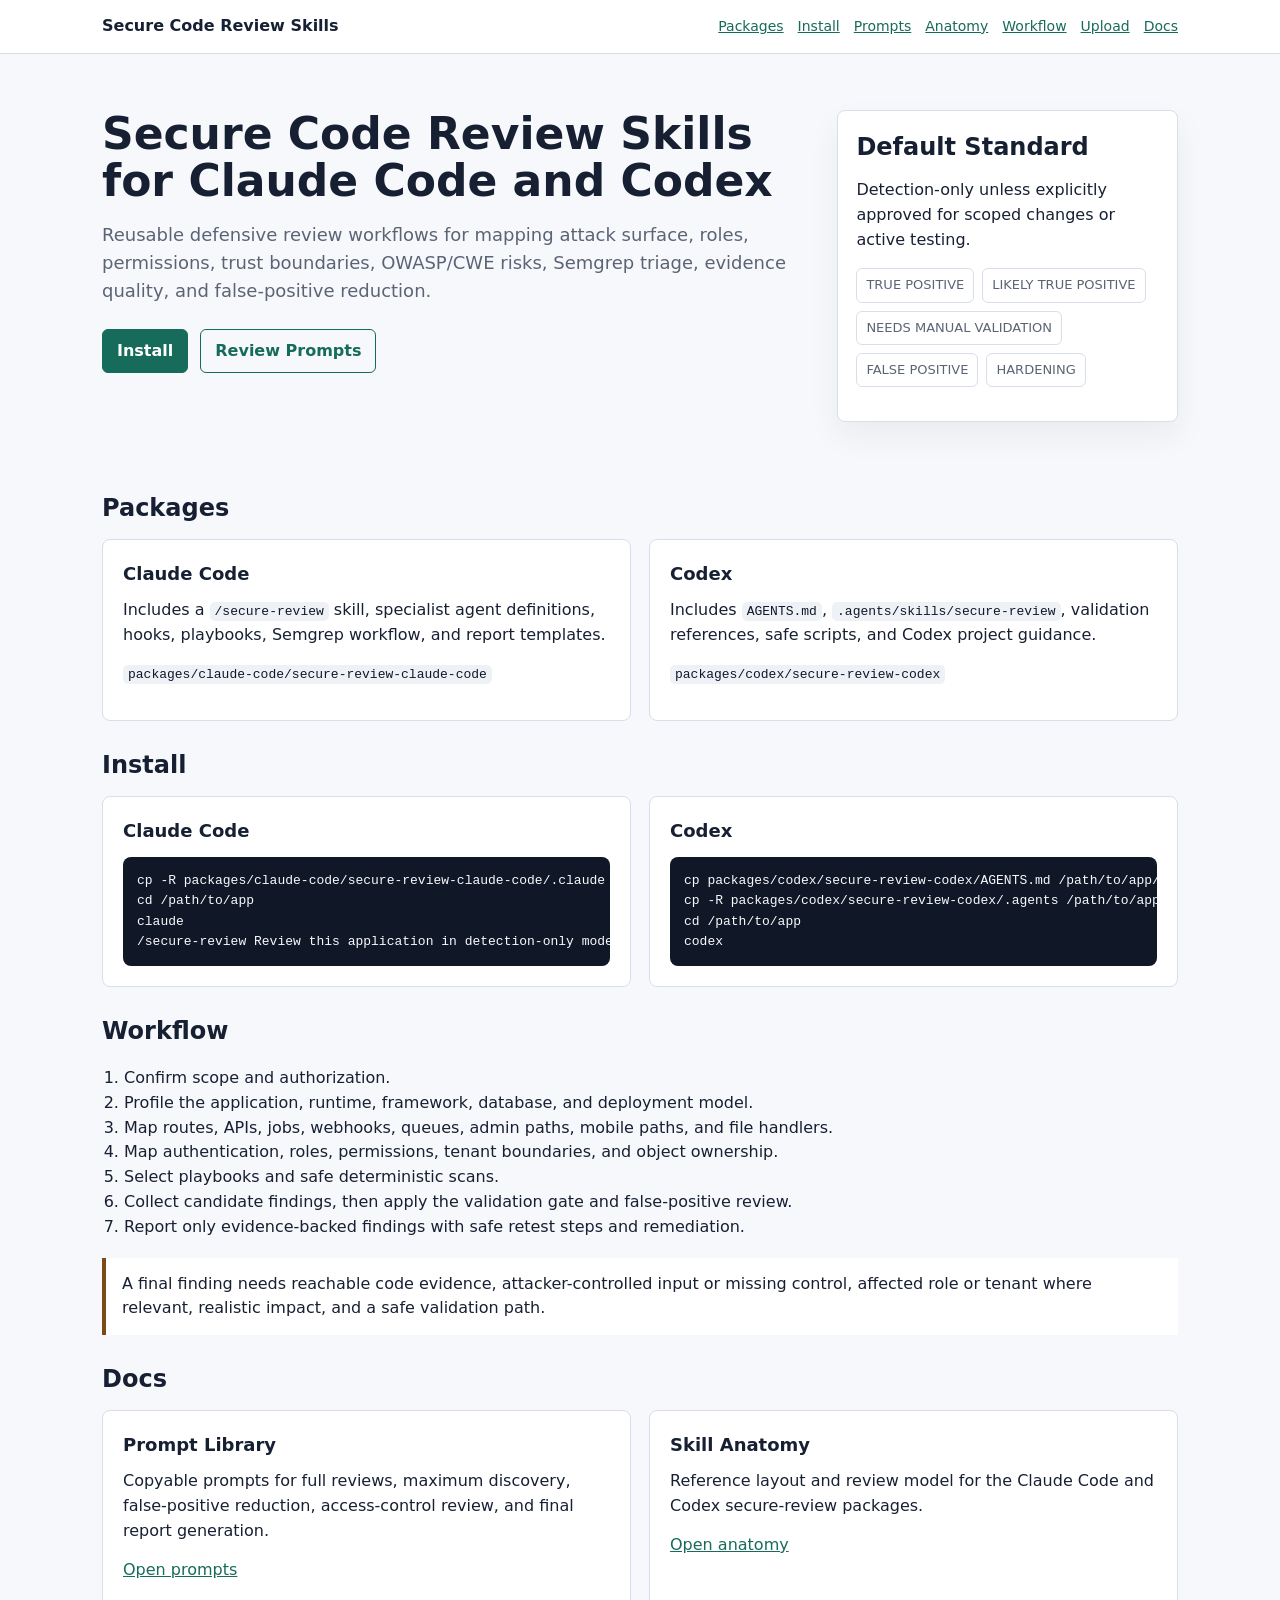
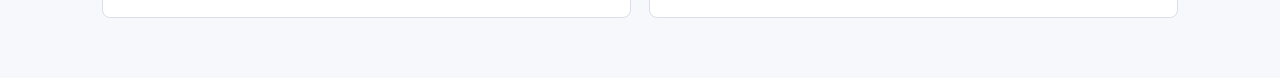
<file: docs/index.html>
<!doctype html>
<html lang="en">
<head>
  <meta charset="utf-8">
  <meta name="viewport" content="width=device-width, initial-scale=1">
  <title>Secure Code Review Skills</title>
  <meta name="description" content="Claude Code and Codex skill packages for authorized defensive secure code review.">
  <link rel="stylesheet" href="assets/styles.css">
</head>
<body>
  <header class="topbar">
    <nav class="nav" aria-label="Main navigation">
      <div class="brand">Secure Code Review Skills</div>
      <div class="links">
        <a href="#packages">Packages</a>
        <a href="#install">Install</a>
        <a href="prompts.html">Prompts</a>
        <a href="anatomy.html">Anatomy</a>
        <a href="#workflow">Workflow</a>
        <a href="github-upload.md">Upload</a>
        <a href="installation.md">Docs</a>
      </div>
    </nav>
  </header>

  <section class="hero">
    <div>
      <h1>Secure Code Review Skills for Claude Code and Codex</h1>
      <p class="lede">Reusable defensive review workflows for mapping attack surface, roles, permissions, trust boundaries, OWASP/CWE risks, Semgrep triage, evidence quality, and false-positive reduction.</p>
      <div class="actions">
        <a class="button" href="#install">Install</a>
        <a class="button secondary" href="prompts.html">Review Prompts</a>
      </div>
    </div>
    <aside class="panel" aria-label="Review standard">
      <h2>Default Standard</h2>
      <p>Detection-only unless explicitly approved for scoped changes or active testing.</p>
      <ul class="status-list">
        <li>TRUE POSITIVE</li>
        <li>LIKELY TRUE POSITIVE</li>
        <li>NEEDS MANUAL VALIDATION</li>
        <li>FALSE POSITIVE</li>
        <li>HARDENING</li>
      </ul>
    </aside>
  </section>

  <main class="main">
    <section id="packages" class="section">
      <h2>Packages</h2>
      <div class="grid">
        <article class="package">
          <h3>Claude Code</h3>
          <p>Includes a <code>/secure-review</code> skill, specialist agent definitions, hooks, playbooks, Semgrep workflow, and report templates.</p>
          <p><code>packages/claude-code/secure-review-claude-code</code></p>
        </article>
        <article class="package">
          <h3>Codex</h3>
          <p>Includes <code>AGENTS.md</code>, <code>.agents/skills/secure-review</code>, validation references, safe scripts, and Codex project guidance.</p>
          <p><code>packages/codex/secure-review-codex</code></p>
        </article>
      </div>
    </section>

    <section id="install" class="section">
      <h2>Install</h2>
      <div class="grid">
        <article class="package">
          <h3>Claude Code</h3>
          <pre><code>cp -R packages/claude-code/secure-review-claude-code/.claude /path/to/app/.claude
cd /path/to/app
claude
/secure-review Review this application in detection-only mode.</code></pre>
        </article>
        <article class="package">
          <h3>Codex</h3>
          <pre><code>cp packages/codex/secure-review-codex/AGENTS.md /path/to/app/AGENTS.md
cp -R packages/codex/secure-review-codex/.agents /path/to/app/.agents
cd /path/to/app
codex</code></pre>
        </article>
      </div>
    </section>

    <section id="workflow" class="section">
      <h2>Workflow</h2>
      <ol>
        <li>Confirm scope and authorization.</li>
        <li>Profile the application, runtime, framework, database, and deployment model.</li>
        <li>Map routes, APIs, jobs, webhooks, queues, admin paths, mobile paths, and file handlers.</li>
        <li>Map authentication, roles, permissions, tenant boundaries, and object ownership.</li>
        <li>Select playbooks and safe deterministic scans.</li>
        <li>Collect candidate findings, then apply the validation gate and false-positive review.</li>
        <li>Report only evidence-backed findings with safe retest steps and remediation.</li>
      </ol>
      <div class="callout">
        A final finding needs reachable code evidence, attacker-controlled input or missing control, affected role or tenant where relevant, realistic impact, and a safe validation path.
      </div>
    </section>
    <section id="docs" class="section">
      <h2>Docs</h2>
      <div class="grid">
        <article class="package">
          <h3>Prompt Library</h3>
          <p>Copyable prompts for full reviews, maximum discovery, false-positive reduction, access-control review, and final report generation.</p>
          <p><a href="prompts.html">Open prompts</a></p>
        </article>
        <article class="package">
          <h3>Skill Anatomy</h3>
          <p>Reference layout and review model for the Claude Code and Codex secure-review packages.</p>
          <p><a href="anatomy.html">Open anatomy</a></p>
        </article>
      </div>
    </section>
  </main>
</body>
</html>
</file>
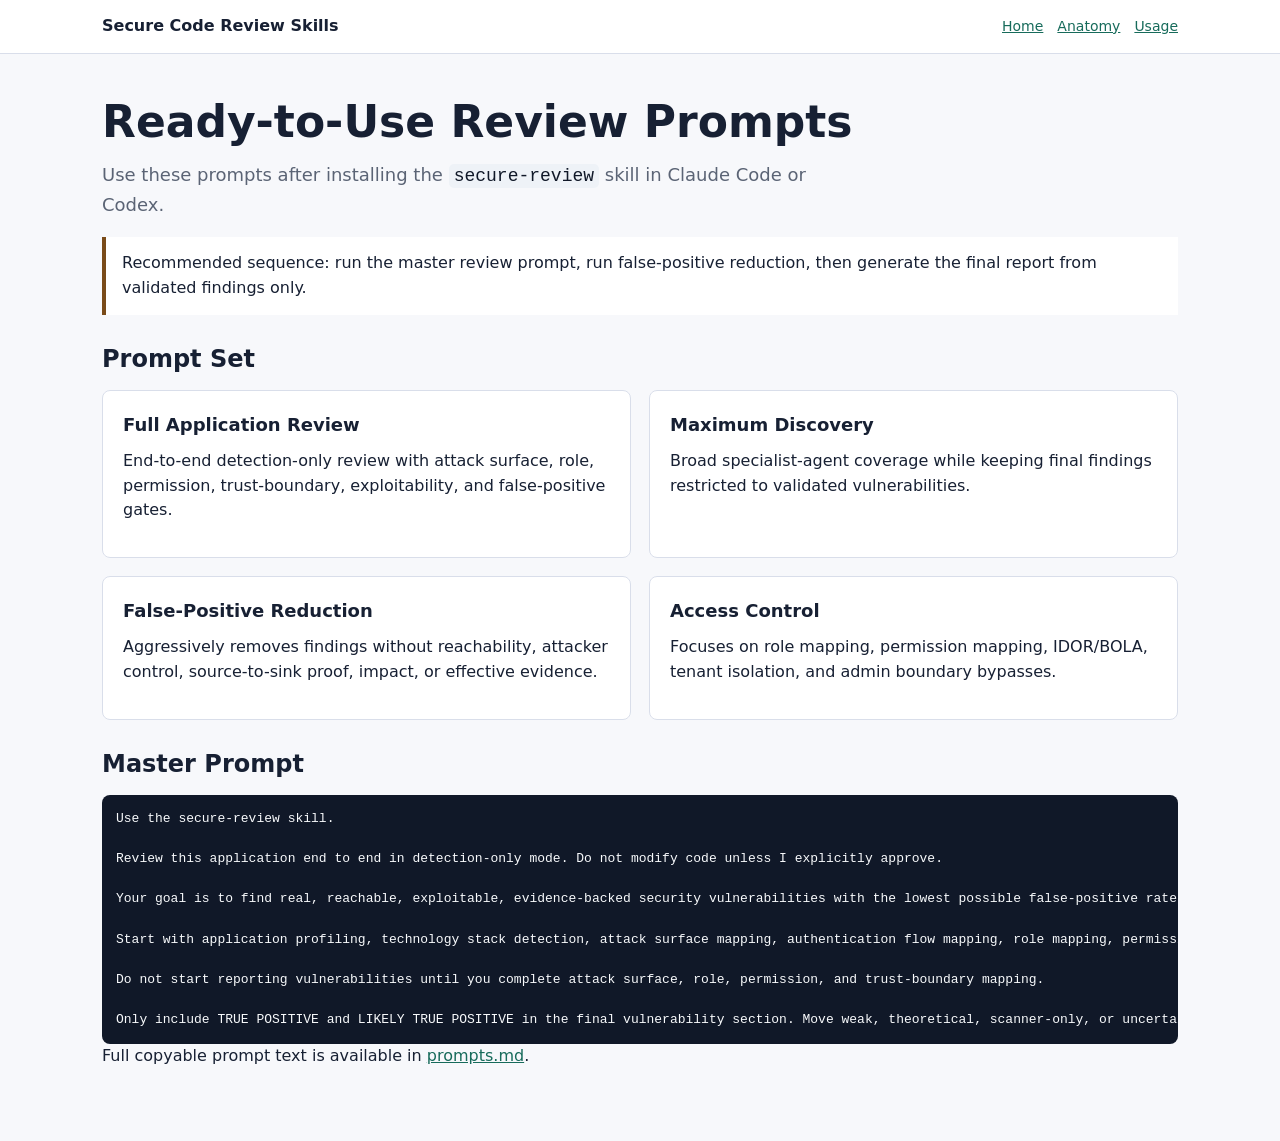
<file: docs/prompts.html>
<!doctype html>
<html lang="en">
<head>
  <meta charset="utf-8">
  <meta name="viewport" content="width=device-width, initial-scale=1">
  <title>Secure Review Prompts</title>
  <meta name="description" content="Ready-to-use secure code review prompts for Claude Code and Codex.">
  <link rel="stylesheet" href="assets/styles.css">
</head>
<body>
  <header class="topbar">
    <nav class="nav" aria-label="Main navigation">
      <div class="brand">Secure Code Review Skills</div>
      <div class="links">
        <a href="index.html">Home</a>
        <a href="anatomy.html">Anatomy</a>
        <a href="usage.md">Usage</a>
      </div>
    </nav>
  </header>
  <main class="main">
    <section class="section">
      <h1>Ready-to-Use Review Prompts</h1>
      <p class="lede">Use these prompts after installing the <code>secure-review</code> skill in Claude Code or Codex.</p>
      <div class="callout">Recommended sequence: run the master review prompt, run false-positive reduction, then generate the final report from validated findings only.</div>
    </section>
    <section class="section">
      <h2>Prompt Set</h2>
      <div class="grid">
        <article class="package">
          <h3>Full Application Review</h3>
          <p>End-to-end detection-only review with attack surface, role, permission, trust-boundary, exploitability, and false-positive gates.</p>
        </article>
        <article class="package">
          <h3>Maximum Discovery</h3>
          <p>Broad specialist-agent coverage while keeping final findings restricted to validated vulnerabilities.</p>
        </article>
        <article class="package">
          <h3>False-Positive Reduction</h3>
          <p>Aggressively removes findings without reachability, attacker control, source-to-sink proof, impact, or effective evidence.</p>
        </article>
        <article class="package">
          <h3>Access Control</h3>
          <p>Focuses on role mapping, permission mapping, IDOR/BOLA, tenant isolation, and admin boundary bypasses.</p>
        </article>
      </div>
    </section>
    <section class="section">
      <h2>Master Prompt</h2>
      <pre><code>Use the secure-review skill.

Review this application end to end in detection-only mode. Do not modify code unless I explicitly approve.

Your goal is to find real, reachable, exploitable, evidence-backed security vulnerabilities with the lowest possible false-positive rate.

Start with application profiling, technology stack detection, attack surface mapping, authentication flow mapping, role mapping, permission matrix creation, trust boundary mapping, data flow mapping, vulnerability playbook selection, deterministic scan review, specialist agent review, exploitability validation, false-positive validation, and final reporting.

Do not start reporting vulnerabilities until you complete attack surface, role, permission, and trust-boundary mapping.

Only include TRUE POSITIVE and LIKELY TRUE POSITIVE in the final vulnerability section. Move weak, theoretical, scanner-only, or uncertain issues to Needs Manual Validation / Hardening Notes.</code></pre>
      <p>Full copyable prompt text is available in <a href="prompts.md">prompts.md</a>.</p>
    </section>
  </main>
</body>
</html>
</file>
<file: docs/assets/styles.css>
:root {
  color-scheme: light;
  --bg: #f7f8fb;
  --panel: #ffffff;
  --ink: #172033;
  --muted: #5b6475;
  --line: #d9deea;
  --accent: #176b5b;
  --accent-2: #7a4b19;
  --code: #101828;
}

* {
  box-sizing: border-box;
}

body {
  margin: 0;
  background: var(--bg);
  color: var(--ink);
  font-family: Inter, ui-sans-serif, system-ui, -apple-system, BlinkMacSystemFont, "Segoe UI", sans-serif;
  line-height: 1.55;
}

a {
  color: var(--accent);
}

.topbar {
  border-bottom: 1px solid var(--line);
  background: rgba(255, 255, 255, 0.94);
  position: sticky;
  top: 0;
  z-index: 2;
}

.nav {
  max-width: 1120px;
  margin: 0 auto;
  padding: 14px 22px;
  display: flex;
  align-items: center;
  justify-content: space-between;
  gap: 18px;
}

.brand {
  font-weight: 750;
}

.links {
  display: flex;
  gap: 14px;
  flex-wrap: wrap;
  font-size: 14px;
}

.hero {
  max-width: 1120px;
  margin: 0 auto;
  padding: 56px 22px 24px;
  display: grid;
  grid-template-columns: minmax(0, 1.35fr) minmax(280px, 0.65fr);
  gap: 28px;
  align-items: start;
}

h1 {
  font-size: 44px;
  line-height: 1.08;
  margin: 0 0 16px;
  letter-spacing: 0;
}

h2 {
  font-size: 24px;
  margin: 0 0 12px;
  letter-spacing: 0;
}

h3 {
  font-size: 18px;
  margin: 0 0 10px;
  letter-spacing: 0;
}

p {
  margin: 0 0 14px;
}

.lede {
  color: var(--muted);
  font-size: 18px;
  max-width: 740px;
}

.actions {
  display: flex;
  gap: 12px;
  flex-wrap: wrap;
  margin-top: 24px;
}

.button {
  display: inline-flex;
  align-items: center;
  justify-content: center;
  min-height: 42px;
  padding: 9px 14px;
  border: 1px solid var(--accent);
  background: var(--accent);
  color: #fff;
  text-decoration: none;
  font-weight: 700;
  border-radius: 6px;
}

.button.secondary {
  background: transparent;
  color: var(--accent);
}

.panel {
  background: var(--panel);
  border: 1px solid var(--line);
  border-radius: 8px;
  padding: 18px;
  box-shadow: 0 14px 32px rgba(23, 32, 51, 0.06);
}

.main {
  max-width: 1120px;
  margin: 0 auto;
  padding: 18px 22px 60px;
}

.grid {
  display: grid;
  grid-template-columns: repeat(2, minmax(0, 1fr));
  gap: 18px;
}

.section {
  margin-top: 26px;
}

.package {
  background: var(--panel);
  border: 1px solid var(--line);
  border-radius: 8px;
  padding: 20px;
}

code {
  background: #eef2f7;
  color: var(--code);
  border-radius: 5px;
  padding: 2px 5px;
}

pre {
  margin: 12px 0 0;
  padding: 14px;
  overflow-x: auto;
  background: #101828;
  color: #f8fafc;
  border-radius: 8px;
}

pre code {
  padding: 0;
  background: transparent;
  color: inherit;
}

ul, ol {
  padding-left: 22px;
}

.status-list {
  display: flex;
  flex-wrap: wrap;
  gap: 8px;
  padding: 0;
  list-style: none;
}

.status-list li {
  border: 1px solid var(--line);
  border-radius: 6px;
  padding: 6px 9px;
  background: #fff;
  color: var(--muted);
  font-size: 13px;
}

.callout {
  border-left: 4px solid var(--accent-2);
  background: #fff;
  padding: 14px 16px;
  margin-top: 18px;
}

@media (max-width: 760px) {
  .hero,
  .grid {
    grid-template-columns: 1fr;
  }

  h1 {
    font-size: 34px;
  }

  .nav {
    align-items: flex-start;
    flex-direction: column;
  }
}
</file>
